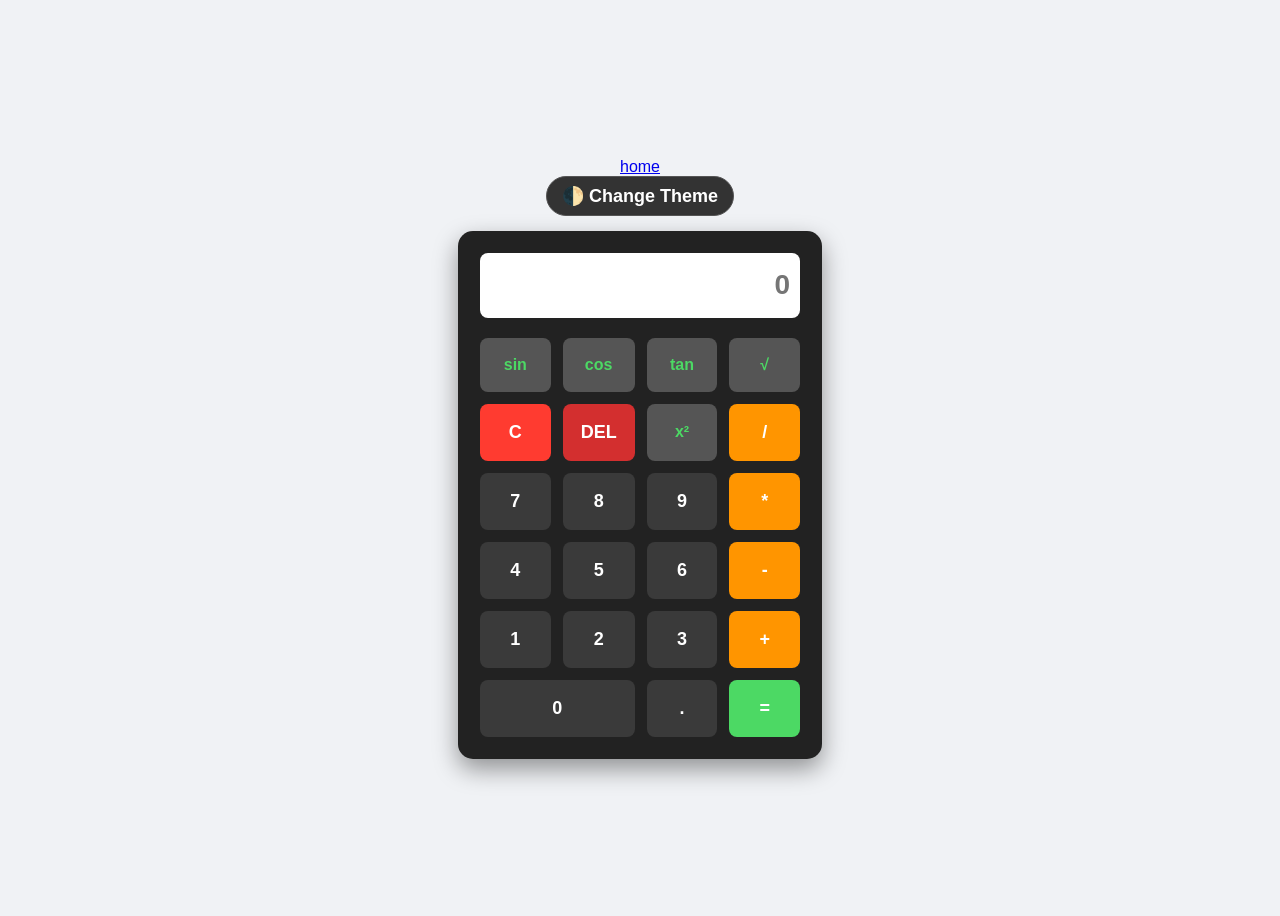
<file: advance calculator.html>
<!DOCTYPE html>
<html lang="en">
<head>
    <meta charset="UTF-8">
    <meta name="viewport" content="width=device-width, initial-scale=1.0">
    <title>Super Advance Calculator</title>
     <link rel="stylesheet" href="advance.css">

</head>
<body>
 <a id="one" href="index.html">home</a>
    <button class="theme-btn" onclick="toggleTheme()">🌓 Change Theme</button>

    <div class="calculator">
        <input type="text" id="screen" readonly placeholder="0">
        
        <div class="buttons">
            <button class="scientific" onclick="scientific('sin')">sin</button>
            <button class="scientific" onclick="scientific('cos')">cos</button>
            <button class="scientific" onclick="scientific('tan')">tan</button>
            <button class="scientific" onclick="scientific('sqrt')">√</button>

            <button class="clear" onclick="clearScreen()">C</button>
            <button class="clear" style="background-color: #d32f2f;" onclick="backspace()">DEL</button>
            <button class="scientific" onclick="scientific('sq')">x²</button>
            <button onclick="press('/')" class="operator">/</button>
            
            <button onclick="press('7')">7</button>
            <button onclick="press('8')">8</button>
            <button onclick="press('9')">9</button>
            <button onclick="press('*')" class="operator">*</button>
            
            <button onclick="press('4')">4</button>
            <button onclick="press('5')">5</button>
            <button onclick="press('6')">6</button>
            <button onclick="press('-')" class="operator">-</button>
            
            <button onclick="press('1')">1</button>
            <button onclick="press('2')">2</button>
            <button onclick="press('3')">3</button>
            <button onclick="press('+')" class="operator">+</button>
            
            <button onclick="press('0')" style="grid-column: span 2;">0</button>
            <button onclick="press('.')">.</button>
            <button class="equal" onclick="calculate()">=</button>
        </div>
    </div>

    <script>
        let screen = document.getElementById('screen');

        // 1. Screen input function
        function press(value) {
            screen.value += value;
        }

        function clearScreen() {
            screen.value = '';
        }

        function backspace() {
            screen.value = screen.value.slice(0, -1);
        }

        function calculate() {
            try {
                if (screen.value !== "") {
                    screen.value = eval(screen.value);
                }
            } catch (error) {
                screen.value = 'Error';
            }
        }

        // 2. Advanced Scientific Functions
        function scientific(type) {
            try {
                let currentVal = parseFloat(screen.value);
                if (isNaN(currentVal)) return;

                if (type === 'sin') screen.value = Math.sin(currentVal * Math.PI / 180).toFixed(4);
                else if (type === 'cos') screen.value = Math.cos(currentVal * Math.PI / 180).toFixed(4);
                else if (type === 'tan') screen.value = Math.tan(currentVal * Math.PI / 180).toFixed(4);
                else if (type === 'sqrt') screen.value = Math.sqrt(currentVal);
                else if (type === 'sq') screen.value = Math.pow(currentVal, 2);
            } catch (e) {
                screen.value = 'Error';
            }
        }

        // 3. KEYBOARD SUPPORT (कीबोर्ड से टाइप करने के लिए)
        document.addEventListener('keydown', function(event) {
            const key = event.key;
            if (!isNaN(key) || key === '.') {
                press(key);
            } else if (key === '+' || key === '-' || key === '*' || key === '/') {
                press(key);
            } else if (key === 'Enter' || key === '=') {
                event.preventDefault(); // Default submit रोकने के लिए
                calculate();
            } else if (key === 'Backspace') {
                backspace();
            } else if (key === 'Escape') {
                clearScreen();
            }
        });

        // 4. LIGHT/DARK THEME TOGGLE
        function toggleTheme() {
            document.body.classList.toggle('light-theme');
        }
    </script>

</body>
</html>
</file>
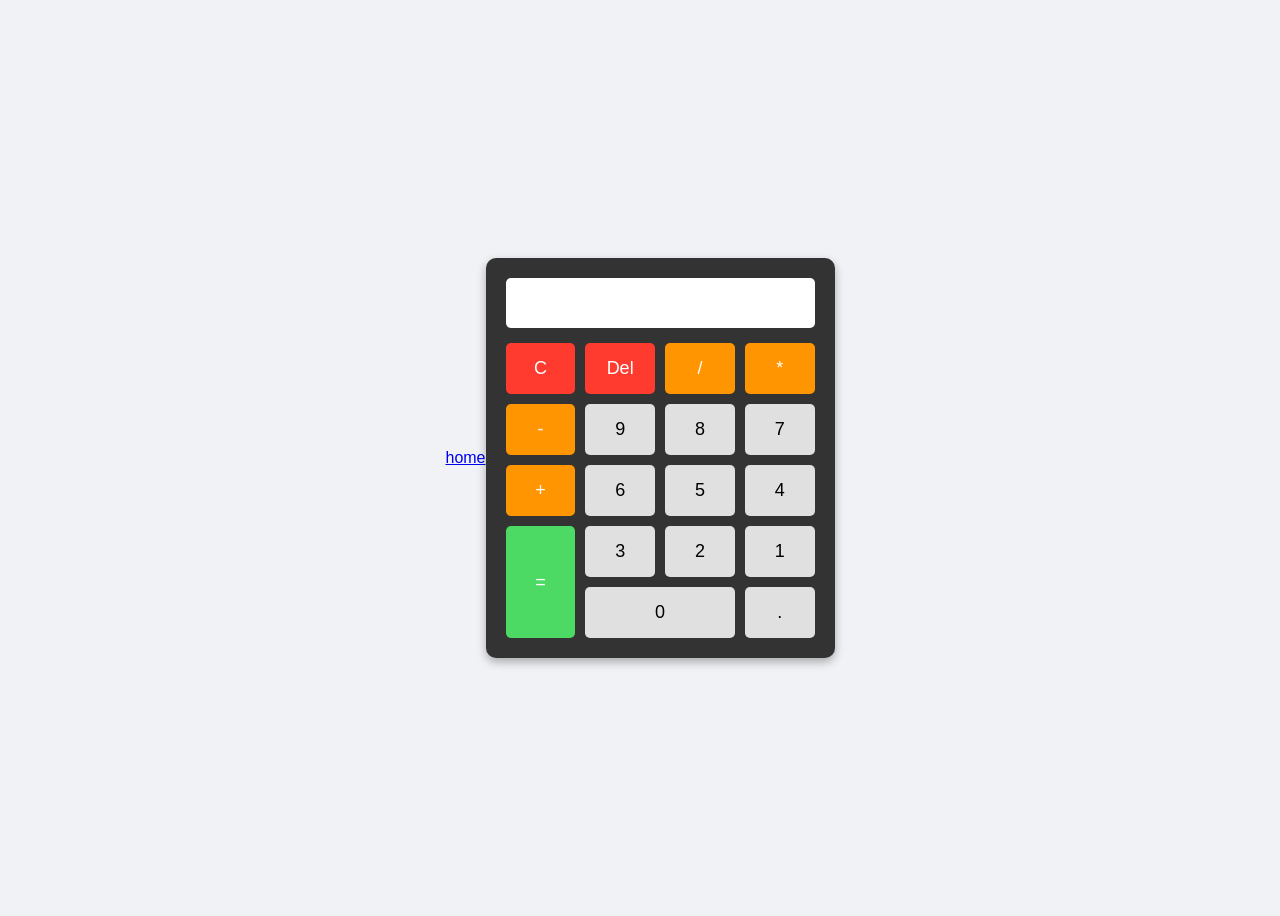
<file: calculator.html>
<!DOCTYPE html>
<html lang="en">
<head>
    <meta charset="UTF-8">
    <meta name="viewport" content="width=device-width, initial-scale=1.0">
    <title>Document</title>
     <link rel="stylesheet" href="project.css">
</head>
<body>
     <a id="one" href="index.html">home</a>
     <div class="calculator">
        <input type="text" id="screen" readonly>
        
        <div class="buttons">
            <button class="clear" onclick="clearScreen()">C</button>
            <button class="clear" onclick="backspace()"> Del</button> 
            <button onclick="press('/')" class="operator">/</button>
            <button onclick="press('*')" class="operator">*</button>
            <button onclick="press('-')" class="operator">-</button>
            
            <button onclick="press('9')">9</button>
            <button onclick="press('8')">8</button>
            <button onclick="press('7')">7</button>
            <button onclick="press('+')" class="operator">+</button>
            
            <button onclick="press('6')">6</button>
            <button onclick="press('5')">5</button>
            <button onclick="press('4')">4</button>
            <button id="equal" onclick="calculate()" style="grid-row: span 2; background-color: #4cd964; color: white;">=</button>
            
            <button onclick="press('3')">3</button>
            <button onclick="press('2')">2</button>
            <button onclick="press('1')">1</button>
            
            <button onclick="press('0')" style="grid-column: span 2;">0</button>
            <button onclick="press('.')">.</button>
        </div>
    </div>

    



    <script>
        let screen = document.getElementById('screen');

        // Button dabane par screen par number dikhane ke liye
        function press(value) {
            screen.value += value;
        }

        // Screen saaf karne ke liye (C button)
        function clearScreen() {
            screen.value = '';
        }
        function backspace() {
    let screen = document.getElementById('screen');
    // .slice(0, -1) स्क्रीन पर लिखे टेक्स्ट का आखिरी अक्षर हटा देगा
    screen.value = screen.value.slice(0, -1);
}


        // Hisab lagane ke liye (= button)
        function calculate() {
            try {
                // eval() function text ko maths ki tarah solve kar deta hai
                screen.value = eval(screen.value);
            } catch (error) {
                screen.value = 'Error';
            }
             
        }
    </script>
</body>
</html>
</file>
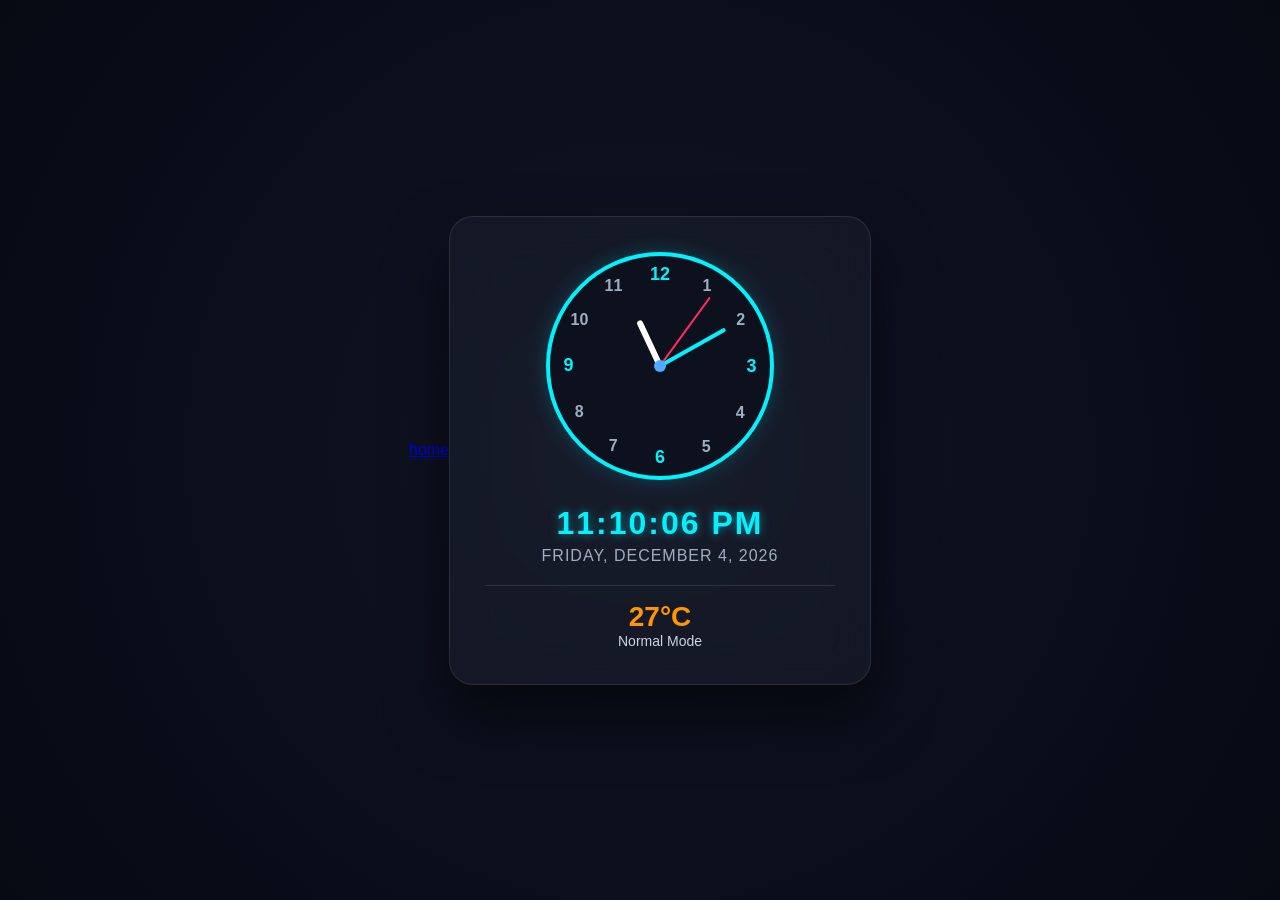
<file: clock.html>
<!DOCTYPE html>
<html lang="en">
<head>
    <meta charset="UTF-8">
    <meta name="viewport" content="width=device-width, initial-scale=1.0">
    <title>AI Smart Dashboard Clock with All Numbers</title>
    <style>
        /* CSS: Futuristic Dashboard Theme */
        body {
            background: radial-gradient(circle, #101525, #070913);
            color: #fff;
            font-family: 'Segoe UI', Roboto, sans-serif;
            display: flex;
            justify-content: center;
            align-items: center;
            height: 100vh;
            margin: 0;
        }

        .dashboard {
            background: rgba(255, 255, 255, 0.03);
            backdrop-filter: blur(20px);
            border: 1px solid rgba(255, 255, 255, 0.1);
            padding: 35px;
            border-radius: 24px;
            box-shadow: 0 30px 60px rgba(0,0,0,0.6);
            display: flex;
            flex-direction: column;
            align-items: center;
            width: 350px;
            text-align: center;
        }

        /* Modern Dial Styling */
        .clock {
            width: 220px;
            height: 220px;
            background: #0d111d;
            border: 4px solid #00f2fe;
            border-radius: 50%;
            position: relative;
            box-shadow: 0 0 20px rgba(0, 242, 254, 0.2);
            margin-bottom: 25px;
        }

        .clock::after {
            content: '';
            width: 12px;
            height: 12px;
            background: #4facfe;
            border-radius: 50%;
            position: absolute;
            top: 50%;
            left: 50%;
            transform: translate(-50%, -50%);
            z-index: 10;
        }

        /* --- 12 NUMBER POSITIONING LOGIC --- */
        .number {
            position: absolute;
            width: 100%;
            height: 100%;
            text-align: center;
            font-weight: bold;
            font-size: 16px;
            color: #a0aec0;
            padding: 8px;
            box-sizing: border-box;
            /* हर नंबर को सेंटर से घुमाने के लिए */
            transform-origin: center; 
        }

        /* हर नंबर को 30 डिग्री के गैप पर घुमाना (12 * 30 = 360 डिग्री) */
        .n1 { transform: rotate(30deg); }
        .n2 { transform: rotate(60deg); }
        .n3 { transform: rotate(90deg); }
        .n4 { transform: rotate(120deg); }
        .n5 { transform: rotate(150deg); }
        .n6 { transform: rotate(180deg); }
        .n7 { transform: rotate(210deg); }
        .n8 { transform: rotate(240deg); }
        .n9 { transform: rotate(270deg); }
        .n10 { transform: rotate(300deg); }
        .n11 { transform: rotate(330deg); }
        .n12 { transform: rotate(0deg); }

        /* नंबर के टेक्स्ट को वापस सीधा करने के लिए ताकि वो उल्टे न दिखें */
        .number span {
            display: inline-block;
        }
        .n1 span { transform: rotate(-30deg); }
        .n2 span { transform: rotate(-60deg); }
        .n3 span { transform: rotate(-90deg); }
        .n4 span { transform: rotate(-120deg); }
        .n5 span { transform: rotate(-150deg); }
        .n6 span { transform: rotate(-180deg); }
        .n7 span { transform: rotate(-210deg); }
        .n8 span { transform: rotate(-240deg); }
        .n9 span { transform: rotate(-270deg); }
        .n10 span { transform: rotate(-300deg); }
        .n11 span { transform: rotate(-330deg); }

        /* मुख्य नंबरों को हाईलाइट करने के लिए */
        .n12, .n3, .n6, .n9 { color: #00f2fe; font-size: 18px; }

        /* Hands Styling */
        .hand {
            position: absolute;
            bottom: 50%;
            left: 50%;
            transform-origin: bottom;
            border-radius: 5px;
            transform: translateX(-50%) rotate(0deg);
        }

        .hour { width: 6px; height: 50px; background: #fff; z-index: 3; }
        .minute { width: 4px; height: 75px; background: #00f2fe; z-index: 4; }
        .second { width: 2px; height: 85px; background: #ff2a5f; z-index: 5; }

        /* Widgets */
        .digital-time {
            font-size: 32px;
            font-weight: bold;
            letter-spacing: 2px;
            color: #00f2fe;
            text-shadow: 0 0 10px rgba(0, 242, 254, 0.5);
            margin-bottom: 5px;
        }

        .date-info {
            font-size: 16px;
            color: #a0aec0;
            text-transform: uppercase;
            letter-spacing: 1px;
            margin-bottom: 20px;
        }

        .weather-widget {
            border-top: 1px solid rgba(255, 255, 255, 0.1);
            width: 100%;
            padding-top: 15px;
            display: flex;
            justify-content: space-around;
            align-items: center;
        }

        .temp-display { font-size: 28px; font-weight: 600; color: #ff9500; }
        .weather-status { font-size: 14px; color: #cbd5e0; }
    </style>
</head>
<body>
 <a id="one" href="index.html">home</a>
    <div class="dashboard">
        <div class="clock">
            <div class="number n1"><span>1</span></div>
            <div class="number n2"><span>2</span></div>
            <div class="number n3"><span>3</span></div>
            <div class="number n4"><span>4</span></div>
            <div class="number n5"><span>5</span></div>
            <div class="number n6"><span>6</span></div>
            <div class="number n7"><span>7</span></div>
            <div class="number n8"><span>8</span></div>
            <div class="number n9"><span>9</span></div>
            <div class="number n10"><span>10</span></div>
            <div class="number n11"><span>11</span></div>
            <div class="number n12"><span>12</span></div>

            <div class="hand hour" id="hourHand"></div>
            <div class="hand minute" id="minuteHand"></div>
            <div class="hand second" id="secondHand"></div>
        </div>

        <div class="digital-time" id="digitalTime">00:00:00 PM</div>
        <div class="date-info" id="dateInfo">Loading Date...</div>

        <div class="weather-widget">
            <div>
                <div class="temp-display" id="temp">--°C</div>
                <div class="weather-status" id="status">Fetching Weather...</div>
            </div>
        </div>
    </div>

    <script>
        const hourHand = document.getElementById('hourHand');
        const minuteHand = document.getElementById('minuteHand');
        const secondHand = document.getElementById('secondHand');
        const digitalTime = document.getElementById('digitalTime');
        const dateInfo = document.getElementById('dateInfo');

        function updateClock() {
            const now = new Date();
            const seconds = now.getSeconds();
            const minutes = now.getMinutes();
            const hours = now.getHours();

            const secDeg = seconds * 6;
            const minDeg = (minutes * 6) + (seconds * 0.1);
            const hrDeg = (hours * 30) + (minutes * 0.5);

            secondHand.style.transform = `translateX(-50%) rotate(${secDeg}deg)`;
            minuteHand.style.transform = `translateX(-50%) rotate(${minDeg}deg)`;
            hourHand.style.transform = `translateX(-50%) rotate(${hrDeg}deg)`;

            digitalTime.innerText = now.toLocaleTimeString('en-US', { hour: '2-digit', minute: '2-digit', second: '2-digit' });

            const options = { weekday: 'long', year: 'numeric', month: 'long', day: 'numeric' };
            dateInfo.innerText = now.toLocaleDateString('en-US', options);
        }

        setInterval(updateClock, 1000);
        updateClock();

        async function fetchWeather() {
            try {
                const url = "https://api.open-meteo.com/v1/forecast?latitude=26.8467&longitude=80.9462&current_weather=true";
                const response = await fetch(url);
                const data = await response.json();
                
                const currentTemp = data.current_weather.temperature;
                const weatherCode = data.current_weather.weathercode;

                document.getElementById('temp').innerText = `${currentTemp}°C`;

                let weatherStatus = "Clear Sky";
                if (weatherCode >= 1 && weatherCode <= 3) weatherStatus = "Partly Cloudy";
                else if (weatherCode >= 45 && weatherCode <= 48) weatherStatus = "Foggy";
                else if (weatherCode >= 51 && weatherCode <= 67) weatherStatus = "Rainy 🌧️";
                else if (weatherCode >= 80) weatherStatus = "Thunderstorm ⛈️";

                document.getElementById('status').innerText = weatherStatus;
            } catch (error) {
                document.getElementById('temp').innerText = "27°C";
                document.getElementById('status').innerText = "Normal Mode";
            }
        }

        fetchWeather();
        setInterval(fetchWeather, 15 * 60 * 1000);
    </script>
</body>
</html>
</file>
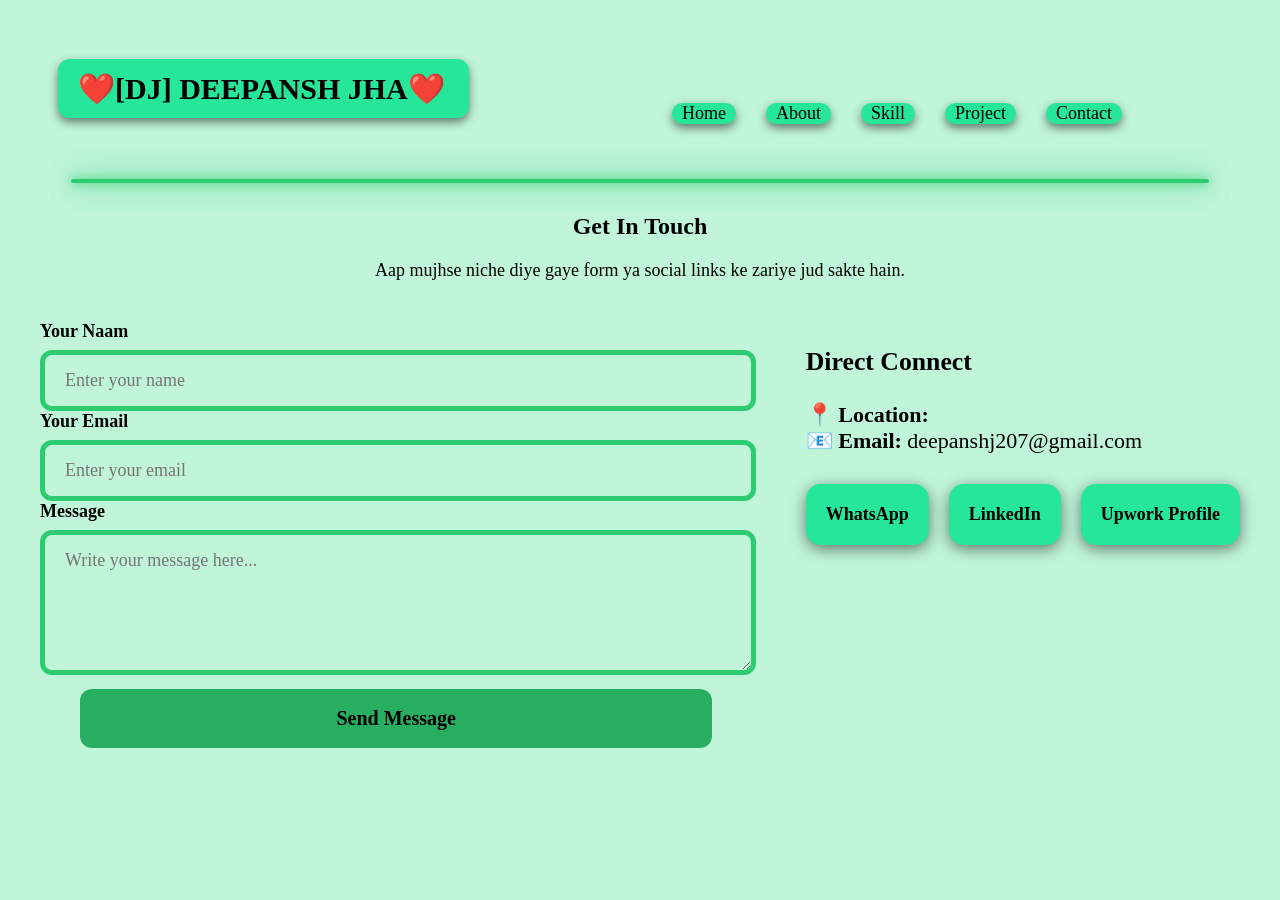
<file: contact.html>
<!DOCTYPE html>
<html lang="en">
<head>
    <meta charset="UTF-8">
    <meta name="viewport" content="width=device-width, initial-scale=1.0">
    <title>Document</title>
        <link rel="stylesheet" href="contact-style.css">
</head>
<body>
    <div id="nav">
        <a id="logo" href="#"> &#10084;&#65039[DJ] deepansh jha&#10084;&#65039 </a>
        <div class="nav-links">
            <a id="one" href="index.html">home</a>
            <a id="two" href="about.html">about</a>
            <a id="three" href="skill.html">skill</a>
            <a id="four" href="project.html">project</a>
            <a id="five">contact</a>
        </div>
    </div>
    <hr>
   
    

    <section id="contact-page">
        <div class="contact-header">
            <h2>Get In Touch</h2>
            <p>Aap mujhse niche diye gaye form ya social links ke zariye jud sakte hain.</p>
        </div>

        <div class="contact-container">
            <form class="contact-form" id="main-contact-form">
                <div class="input-group">
                    <label>Your Naam</label>
                    <input type="text" placeholder="Enter your name" required>
                </div>
                <div class="input-group">
                    <label>Your Email</label>
                    <input type="email" placeholder="Enter your email" required>
                </div>
                <div class="input-group">
                    <label>Message</label>
                    <textarea placeholder="Write your message here..." rows="5" required></textarea>
                </div>
                <button type="submit" class="send-btn">Send Message</button>
            </form>

            <div class="contact-info">
                <h3>Direct Connect</h3>
                <div class="info-item">
                    <span>📍</span> <strong>Location:</strong> 
                </div>
                <div class="info-item">
                    <span>📧</span> <strong>Email:</strong> deepanshj207@gmail.com
                </div>
                
                <div class="social-links-grid">
                    <a href="https://wa.me/yournumber" class="social-card whatsapp">WhatsApp</a>
                    <a href="#" class="social-card linkedin">LinkedIn</a>
                    <a href="#" class="social-card upwork">Upwork Profile</a>
                </div>
            </div>
        </div>
    </section>

    <script>
        document.getElementById('main-contact-form').addEventListener('submit', function(e) {
            e.preventDefault();
            alert("Dhanyawad! Aapka message mil gaya hai.");
            this.reset();
        });
    </script>



    
</body>
</html>
</file>
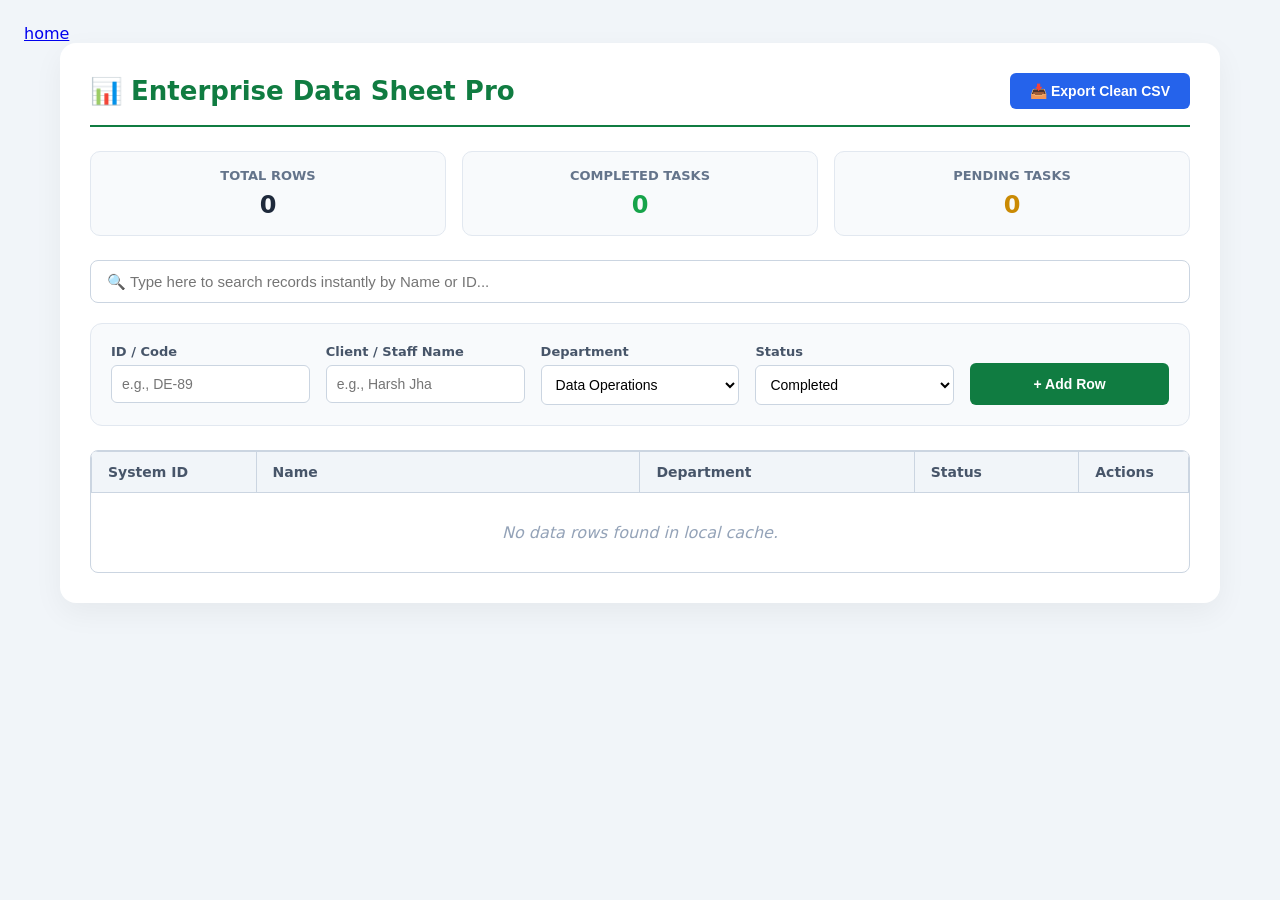
<file: excel.html>
<!DOCTYPE html>
<html lang="en">
<head>
    <meta charset="UTF-8">
    <meta name="viewport" content="width=device-width, initial-scale=1.0">
    <title>Enterprise Data Sheet Pro</title>
    <style>
        :root {
            --excel-green: #107c41;
            --excel-dark: #0a4d28;
            --bg-gray: #f8fafc;
            --border-color: #cbd5e1;
            --text-main: #334155;
        }

        body {
            font-family: 'Segoe UI', system-ui, -apple-system, sans-serif;
            background-color: #f1f5f9;
            margin: 0;
            padding: 24px;
            color: var(--text-main);
        }

        .app-container {
            max-width: 1100px;
            margin: 0 auto;
            background: #ffffff;
            padding: 30px;
            border-radius: 16px;
            box-shadow: 0 10px 30px rgba(0, 0, 0, 0.05);
        }

        /* Top Bar Layout */
        .header-panel {
            display: flex;
            justify-content: space-between;
            align-items: center;
            border-bottom: 2px solid var(--excel-green);
            padding-bottom: 16px;
            margin-bottom: 24px;
        }

        .header-panel h2 {
            margin: 0;
            color: var(--excel-green);
            font-size: 26px;
            font-weight: 700;
        }

        /* Stats Blocks (Excel Formula style) */
        .stats-grid {
            display: grid;
            grid-template-columns: repeat(auto-fit, minmax(200px, 1fr));
            gap: 16px;
            margin-bottom: 24px;
        }

        .stat-card {
            background: var(--bg-gray);
            border: 1px solid #e2e8f0;
            padding: 16px;
            border-radius: 10px;
            text-align: center;
        }

        .stat-card h3 { margin: 0; font-size: 13px; color: #64748b; text-transform: uppercase; }
        .stat-card p { margin: 8px 0 0 0; font-size: 24px; font-weight: 700; color: #1e293b; }

        /* Search & Filter Controls */
        .controls-row {
            display: flex;
            gap: 16px;
            margin-bottom: 20px;
        }

        .search-box {
            flex: 1;
            padding: 12px 16px;
            border: 1px solid var(--border-color);
            border-radius: 8px;
            font-size: 15px;
            outline: none;
        }

        .search-box:focus { border-color: var(--excel-green); }

        /* Advanced Grid Entry Form */
        .entry-grid-form {
            display: grid;
            grid-template-columns: repeat(auto-fit, minmax(180px, 1fr));
            gap: 16px;
            background: #f8fafc;
            padding: 20px;
            border-radius: 12px;
            border: 1px solid #e2e8f0;
            margin-bottom: 24px;
        }

        .input-wrapper {
            display: flex;
            flex-direction: column;
            gap: 6px;
        }

        .input-wrapper label { font-size: 13px; font-weight: 600; color: #475569; }
        
        .input-wrapper input, .input-wrapper select {
            padding: 10px;
            border: 1px solid var(--border-color);
            border-radius: 6px;
            font-size: 14px;
            outline: none;
            background: #fff;
        }

        .input-wrapper input:focus { border-color: var(--excel-green); }

        /* Buttons Styling */
        button {
            padding: 10px 20px;
            border: none;
            border-radius: 6px;
            font-weight: 600;
            font-size: 14px;
            cursor: pointer;
            transition: all 0.2s;
        }

        .btn-add { background: var(--excel-green); color: white; margin-top: auto; height: 42px; }
        .btn-add:hover { background: var(--excel-dark); }
        .btn-export { background: #2563eb; color: white; display: flex; align-items: center; gap: 8px; }
        .btn-export:hover { background: #1d4ed8; }

        /* Excel Sheet Table Grid */
        .sheet-wrapper {
            overflow-x: auto;
            border: 1px solid var(--border-color);
            border-radius: 8px;
            box-shadow: inset 0 2px 4px rgba(0,0,0,0.02);
        }

        table {
            width: 100%;
            border-collapse: collapse;
            font-size: 14px;
            background: white;
        }

        th {
            background: #f1f5f9;
            color: #475569;
            font-weight: 600;
            padding: 12px 16px;
            border: 1px solid var(--border-color);
            text-align: left;
            position: sticky;
            top: 0;
        }

        td {
            padding: 12px 16px;
            border: 1px solid #e2e8f0;
        }

        tbody tr:nth-child(even) { background-color: #f8fafc; }
        tbody tr:hover { background-color: #f0fdf4; }

        /* Action badgets and tags */
        .badge {
            padding: 4px 8px;
            border-radius: 4px;
            font-weight: 600;
            font-size: 12px;
        }
        .badge.completed { background: #dcfce7; color: #16a34a; }
        .badge.pending { background: #fef9c3; color: #ca8a04; }

        .action-cell { display: flex; gap: 8px; }
        .btn-edit { background: #e2e8f0; color: #334155; padding: 4px 8px; font-size: 12px; }
        .btn-edit:hover { background: #cbd5e1; }
        .btn-delete { background: #fee2e2; color: #ef4444; padding: 4px 8px; font-size: 12px; }
        .btn-delete:hover { background: #fca5a5; }

        .no-records { text-align: center; padding: 30px; color: #94a3b8; font-style: italic; }
    </style>
</head>
<body>
     <a id="one" href="index.html">home</a>

    <div class="app-container">
        <div class="header-panel">
            <h2>📊 Enterprise Data Sheet Pro</h2>
            <button class="btn-export" id="btn-export">📥 Export Clean CSV</button>
        </div>

        <div class="stats-grid">
            <div class="stat-card">
                <h3>Total Rows</h3>
                <p id="stat-total">0</p>
            </div>
            <div class="stat-card">
                <h3>Completed Tasks</h3>
                <p id="stat-completed" style="color: #16a34a;">0</p>
            </div>
            <div class="stat-card">
                <h3>Pending Tasks</h3>
                <p id="stat-pending" style="color: #ca8a04;">0</p>
            </div>
        </div>

        <div class="controls-row">
            <input type="text" id="search-bar" class="search-box" placeholder="🔍 Type here to search records instantly by Name or ID...">
        </div>

        <form id="sheet-form" class="entry-grid-form">
            <input type="hidden" id="editing-index" value="-1"> <div class="input-wrapper">
                <label for="row-id">ID / Code</label>
                <input type="text" id="row-id" placeholder="e.g., DE-89" required>
            </div>
            <div class="input-wrapper">
                <label for="row-name">Client / Staff Name</label>
                <input type="text" id="row-name" placeholder="e.g., Harsh Jha" required>
            </div>
            <div class="input-wrapper">
                <label for="row-type">Department</label>
                <select id="row-type">
                    <option value="Data Operations">Data Operations</option>
                    <option value="Web Development">Web Development</option>
                    <option value="Content Auditing">Content Auditing</option>
                    <option value="Logistics">Logistics</option>
                </select>
            </div>
            <div class="input-wrapper">
                <label for="row-status">Status</label>
                <select id="row-status">
                    <option value="Completed">Completed</option>
                    <option value="Pending">Pending</option>
                </select>
            </div>
            <button type="submit" class="btn-add" id="btn-submit-text">+ Add Row</button>
        </form>

        <div class="sheet-wrapper">
            <table>
                <thead>
                    <tr>
                        <th style="width: 15%;">System ID</th>
                        <th style="width: 35%;">Name</th>
                        <th style="width: 25%;">Department</th>
                        <th style="width: 15%;">Status</th>
                        <th style="width: 10%;">Actions</th>
                    </tr>
                </thead>
                <tbody id="sheet-tbody">
                    </tbody>
            </table>
            <div id="empty-msg" class="no-records">No data rows found in local cache.</div>
        </div>
    </div>

    <script>
        const form = document.getElementById('sheet-form');
        const idInput = document.getElementById('row-id');
        const nameInput = document.getElementById('row-name');
        const typeInput = document.getElementById('row-type');
        const statusInput = document.getElementById('row-status');
        const submitBtnText = document.getElementById('btn-submit-text');
        const editingIndexInput = document.getElementById('editing-index');
        
        const tbody = document.getElementById('sheet-tbody');
        const emptyMsg = document.getElementById('empty-msg');
        const searchBar = document.getElementById('search-bar');
        const exportBtn = document.getElementById('btn-export');

        // Stats elements
        const statTotal = document.getElementById('stat-total');
        const statCompleted = document.getElementById('stat-completed');
        const statPending = document.getElementById('stat-pending');

        // Central Array Initialization (LocalStorage Sync)
        let mainData = localStorage.getItem('advancedSheetData')
            ? JSON.parse(localStorage.getItem('advancedSheetData'))
            : [];

        // ADVANCED FEATURE 1: Comprehensive Formula/Analytics Engine
        function runSheetFormulas() {
            const total = mainData.length;
            const completed = mainData.filter(r => r.status === 'Completed').length;
            const pending = mainData.filter(r => r.status === 'Pending').length;

            statTotal.innerText = total;
            statCompleted.innerText = completed;
            statPending.innerText = pending;
        }

        // ADVANCED FEATURE 2: Dynamic Live Search Engine
        searchBar.addEventListener('input', function(e) {
            const keyword = e.target.value.toLowerCase().trim();
            renderGrid(keyword);
        });

        // Core Render Grid Engine
        function renderGrid(filterKeyword = "") {
            tbody.innerHTML = '';
            
            // Filter logic
            const targetData = mainData.filter(item => {
                return item.id.toLowerCase().includes(filterKeyword) || 
                       item.name.toLowerCase().includes(filterKeyword) ||
                       item.type.toLowerCase().includes(filterKeyword);
            });

            if(targetData.length === 0) {
                emptyMsg.style.display = 'block';
                runSheetFormulas();
                return;
            }
            emptyMsg.style.display = 'none';

            targetData.forEach((row) => {
                // Find actual index in global array for data safety during edit/delete
                const actualIndex = mainData.findIndex(item => item.globalId === row.globalId);
                
                const tr = document.createElement('tr');
                const statusClass = row.status === 'Completed' ? 'completed' : 'pending';

                tr.innerHTML = `
                    <td><code>${row.id}</code></td>
                    <td><strong>${row.name}</strong></td>
                    <td>${row.type}</td>
                    <td><span class="badge ${statusClass}">${row.status}</span></td>
                    <td class="action-cell">
                        <button class="btn-edit" onclick="startEditRow(${actualIndex})">Edit</button>
                        <button class="btn-delete" onclick="deleteRow(${actualIndex})">Delete</button>
                    </td>
                `;
                tbody.appendChild(tr);
            });

            runSheetFormulas();
        }

        // Form Submit Handler (Dual Layer: Adds OR Updates)
        form.addEventListener('submit', function(e) {
            e.preventDefault();

            const editingIdx = parseInt(editingIndexInput.value);

            const rowData = {
                globalId: editingIdx === -1 ? Date.now() : mainData[editingIdx].globalId,
                id: idInput.value,
                name: nameInput.value,
                type: typeInput.value,
                status: statusInput.value
            };

            if(editingIdx === -1) {
                // Mode: Add New Row
                mainData.push(rowData);
            } else {
                // ADVANCED FEATURE 3: Mode: Live In-place Update
                mainData[editingIdx] = rowData;
                editingIndexInput.value = "-1";
                submitBtnText.innerText = "+ Add Row";
                submitBtnText.style.background = "var(--excel-green)";
            }

            saveAndRefresh();
            form.reset();
        });

        // ADVANCED FEATURE 3 (Cont...): Setup Inputs for Edit Mode
        function startEditRow(index) {
            const target = mainData[index];
            
            idInput.value = target.id;
            nameInput.value = target.name;
            typeInput.value = target.type;
            statusInput.value = target.status;

            editingIndexInput.value = index;
            submitBtnText.innerText = "💾 Update Row";
            submitBtnText.style.background = "#2563eb";
            
            idInput.focus();
        }

        // Delete Row Logic
        function deleteRow(index) {
            if(confirm("Kya aap sach me is row data ko permanent delete karna chahte hain?")) {
                mainData.splice(index, 1);
                saveAndRefresh();
                form.reset();
                editingIndexInput.value = "-1";
                submitBtnText.innerText = "+ Add Row";
                submitBtnText.style.background = "var(--excel-green)";
            }
        }

        // Global Sync State
        function saveAndRefresh() {
            localStorage.setItem('advancedSheetData', JSON.stringify(mainData));
            searchBar.value = ""; // Reset search view
            renderGrid();
        }

        // ADVANCED FEATURE 4: Production Level Clean CSV Export Engine
        exportBtn.addEventListener('click', function() {
            if(mainData.length === 0) {
                alert("Sheet me koi data nahi hai export karne ke liye!");
                return;
            }

            let csvRows = [];
            // Headers
            csvRows.push(["System ID", "Client Name", "Department", "Status Layout"].join(','));

            // Sanitize string entries to handle commas safely inside names
            mainData.forEach(row => {
                const sanitizedName = `"${row.name.replace(/"/g, '""')}"`; 
                const dataLine = [row.id, sanitizedName, row.type, row.status];
                csvRows.push(dataLine.join(','));
            });

            const csvString = csvRows.join('\n');
            const blob = new Blob([csvString], { type: 'text/csv;charset=utf-8;' });
            const url = URL.createObjectURL(blob);
            
            const link = document.createElement("a");
            link.setAttribute("href", url);
            link.setAttribute("download", "Enterprise_Data_Pro_2026.csv");
            document.body.appendChild(link);
            
            link.click();
            document.body.removeChild(link);
        });

        // Initialize App Dashboard
        renderGrid();
    </script>
</body>
</html>
</file>
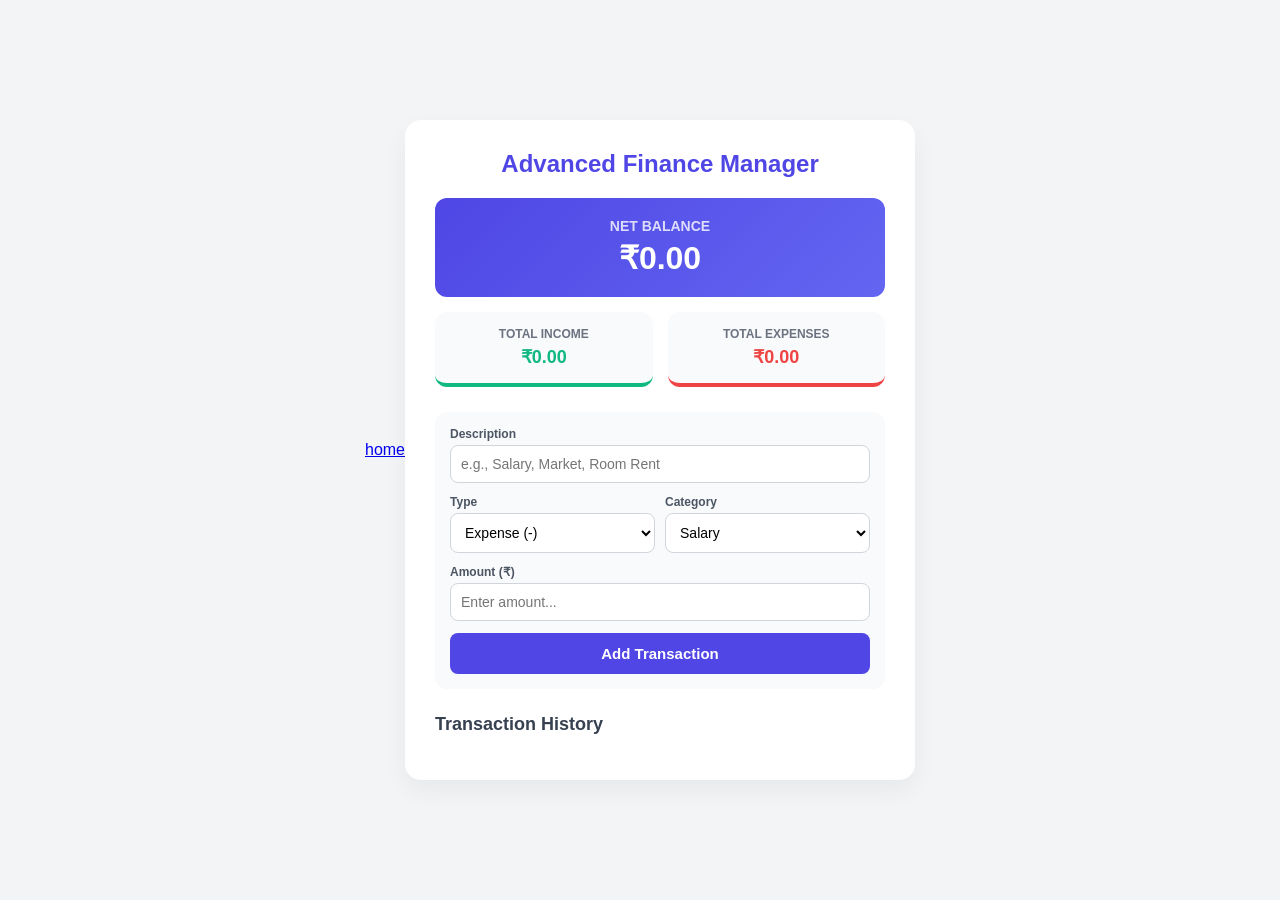
<file: expence tracker.html>
<!DOCTYPE html>
<html lang="en">
<head>
    <meta charset="UTF-8">
    <meta name="viewport" content="width=device-width, initial-scale=1.0">
    <title>Advanced Finance Tracker</title>
    <style>
        :root {
            --primary: #4f46e5;
            --income: #10b981;
            --expense: #ef4444;
            --bg: #f3f4f6;
            --card: #ffffff;
            --text: #1f2937;
        }

        body {
            background-color: var(--bg);
            font-family: 'Segoe UI', Tahoma, Geneva, Verdana, sans-serif;
            color: var(--text);
            display: flex;
            justify-content: center;
            align-items: center;
            min-height: 100vh;
            margin: 0;
            padding: 20px;
            box-sizing: border-box;
        }

        .app-container {
            background: var(--card);
            width: 100%;
            max-width: 450px;
            padding: 30px;
            border-radius: 16px;
            box-shadow: 0 10px 25px rgba(0, 0, 0, 0.05);
        }

        h2 {
            margin-top: 0;
            text-align: center;
            color: var(--primary);
            font-size: 24px;
        }

        /* Dashboard Overview Grid */
        .dashboard {
            display: grid;
            grid-template-columns: 1fr;
            gap: 15px;
            margin-bottom: 25px;
        }

        .main-balance {
            background: linear-gradient(135deg, #4f46e5, #6366f1);
            color: white;
            padding: 20px;
            border-radius: 12px;
            text-align: center;
        }

        .main-balance h3 { margin: 0; font-size: 14px; opacity: 0.8; text-transform: uppercase; }
        .main-balance p { margin: 5px 0 0 0; font-size: 32px; font-weight: bold; }

        .stats-row {
            display: grid;
            grid-template-columns: 1fr 1fr;
            gap: 15px;
        }

        .stat-card {
            background: #f9fafb;
            padding: 15px;
            border-radius: 12px;
            text-align: center;
            border-bottom: 4px solid #ccc;
        }

        .stat-card.inc { border-color: var(--income); }
        .stat-card.exp { border-color: var(--expense); }
        .stat-card h4 { margin: 0; font-size: 12px; color: #6b7280; text-transform: uppercase; }
        .stat-card p { margin: 5px 0 0 0; font-size: 18px; font-weight: bold; }
        .stat-card.inc p { color: var(--income); }
        .stat-card.exp p { color: var(--expense); }

        /* Form Styling */
        form {
            background: #f9fafb;
            padding: 15px;
            border-radius: 12px;
            margin-bottom: 25px;
        }

        .form-row {
            display: grid;
            grid-template-columns: 1fr 1fr;
            gap: 10px;
            margin-bottom: 12px;
        }

        .input-group {
            display: flex;
            flex-direction: column;
        }

        .input-group.full-width {
            grid-column: span 2;
            margin-bottom: 12px;
        }

        label {
            font-size: 12px;
            font-weight: 600;
            margin-bottom: 4px;
            color: #4b5563;
        }

        input, select {
            padding: 10px;
            border: 1px solid #d1d5db;
            border-radius: 8px;
            font-size: 14px;
            outline: none;
            background: white;
        }

        input:focus, select:focus {
            border-color: var(--primary);
        }

        .submit-btn {
            width: 100%;
            padding: 12px;
            background: var(--primary);
            color: white;
            border: none;
            border-radius: 8px;
            font-size: 15px;
            font-weight: bold;
            cursor: pointer;
            transition: opacity 0.2s;
        }

        .submit-btn:hover { opacity: 0.9; }

        /* History List */
        .history-section h3 {
            margin: 0 0 15px 0;
            font-size: 18px;
            color: #374151;
        }

        .list {
            list-style: none;
            padding: 0;
            margin: 0;
            max-height: 220px;
            overflow-y: auto;
        }

        .list li {
            background: white;
            border: 1px solid #e5e7eb;
            padding: 12px;
            margin-bottom: 8px;
            border-radius: 8px;
            display: flex;
            justify-content: space-between;
            align-items: center;
            font-size: 14px;
            transition: transform 0.2s;
        }

        .list li:hover { transform: translateX(2px); }
        .list li.income-item { border-left: 5px solid var(--income); }
        .list li.expense-item { border-left: 5px solid var(--expense); }

        .item-details { display: flex; flex-direction: column; }
        .item-title { font-weight: 600; }
        .item-cat { font-size: 11px; color: #9ca3af; text-transform: uppercase; margin-top: 2px; }

        .item-right { display: flex; align-items: center; gap: 12px; }
        .item-amount { font-weight: bold; }
        .income-item .item-amount { color: var(--income); }
        .expense-item .item-amount { color: var(--expense); }

        .delete-btn {
            background: #fee2e2;
            color: var(--expense);
            border: none;
            padding: 6px 10px;
            border-radius: 6px;
            cursor: pointer;
            font-size: 11px;
            font-weight: 600;
        }

        .delete-btn:hover { background: #fca5a5; }
    </style>
</head>
<body>
 <a id="one" href="index.html">home</a>
    <div class="app-container">
        <h2>Advanced Finance Manager</h2>

        <!-- Dashboard Analytics -->
        <div class="dashboard">
            <div class="main-balance">
                <h3>Net Balance</h3>
                <p id="net-balance">₹0.00</p>
            </div>
            <div class="stats-row">
                <div class="stat-card inc">
                    <h4>Total Income</h4>
                    <p id="total-income">₹0.00</p>
                </div>
                <div class="stat-card exp">
                    <h4>Total Expenses</h4>
                    <p id="total-expense">₹0.00</p>
                </div>
            </div>
        </div>

        <!-- Add Transaction Form -->
        <form id="transaction-form">
            <div class="input-group full-width">
                <label for="text">Description</label>
                <input type="text" id="text" placeholder="e.g., Salary, Market, Room Rent" required>
            </div>
            
            <div class="form-row">
                <div class="input-group">
                    <label for="type">Type</label>
                    <select id="type">
                        <option value="income">Income (+)</option>
                        <option value="expense" selected>Expense (-)</option>
                    </select>
                </div>
                <div class="input-group">
                    <label for="category">Category</label>
                    <select id="category">
                        <option value="Salary">Salary</option>
                        <option value="Food">Food / Chai</option>
                        <option value="Bills">Bills / Recharge</option>
                        <option value="Shopping">Shopping</option>
                        <option value="Others">Others</option>
                    </select>
                </div>
            </div>

            <div class="input-group full-width">
                <label for="amount">Amount (₹)</label>
                <input type="number" id="amount" placeholder="Enter amount..." required>
            </div>

            <button type="submit" class="submit-btn">Add Transaction</button>
        </form>

        <!-- History Log -->
        <div class="history-section">
            <h3>Transaction History</h3>
            <ul id="list" class="list">
                <!-- Transactions dynamically loaded here -->
            </ul>
        </div>
    </div>

    <!-- Advanced Logic Script -->
    <script>
        const balanceDisplay = document.getElementById('net-balance');
        const incomeDisplay = document.getElementById('total-income');
        const expenseDisplay = document.getElementById('total-expense');
        const form = document.getElementById('transaction-form');
        const textInput = document.getElementById('text');
        const amountInput = document.getElementById('amount');
        const typeInput = document.getElementById('type');
        const categoryInput = document.getElementById('category');
        const listContainer = document.getElementById('list');

        // LOCAL STORAGE LAYER: Pehle se save data load karein ya khali array rkhein
        let transactions = localStorage.getItem('transactions') !== null 
            ? JSON.parse(localStorage.getItem('transactions')) 
            : [];

        // Calculations & UI Refresh
        function updateDashboard() {
            // 1. Alag alag filter karein array me se
            const amounts = transactions.map(t => t.type === 'income' ? t.amount : -t.amount);
            
            const total = amounts.reduce((acc, item) => (acc += item), 0).toFixed(2);
            
            const income = transactions
                .filter(t => t.type === 'income')
                .reduce((acc, t) => (acc += t.amount), 0).toFixed(2);

            const expense = transactions
                .filter(t => t.type === 'expense')
                .reduce((acc, t) => (acc += t.amount), 0).toFixed(2);

            // 2. Screen Par Print Karein
            balanceDisplay.innerText = `₹${total}`;
            incomeDisplay.innerText = `₹${income}`;
            expenseDisplay.innerText = `₹${expense}`;
            
            // Color feedback for net balance
            if(total < 0) {
                balanceDisplay.style.color = '#ef4444';
            } else if(total > 0) {
                balanceDisplay.style.color = '#10b981';
            } else {
                balanceDisplay.style.color = 'white';
            }
        }

        // List item ko render karne ka function
        function renderDOM(transaction) {
            const li = document.createElement('li');
            const sign = transaction.type === 'income' ? '+' : '-';
            
            li.classList.add(transaction.type === 'income' ? 'income-item' : 'expense-item');

            li.innerHTML = `
                <div class="item-details">
                    <span class="item-title">${transaction.text}</span>
                    <span class="item-cat">${transaction.category}</span>
                </div>
                <div class="item-right">
                    <span class="item-amount">${sign}₹${transaction.amount}</span>
                    <button class="delete-btn" onclick="removeTransaction(${transaction.id})">Delete</button>
                </div>
            `;

            listContainer.appendChild(li);
        }

        // Data add karne ka logic
        function addTransaction(e) {
            e.preventDefault();

            const transaction = {
                id: Date.now(), // Unique ID generation
                text: textInput.value,
                type: typeInput.value,
                category: categoryInput.value,
                amount: parseFloat(amountInput.value)
            };

            transactions.push(transaction);
            updateLocalStorage();
            init();

            // Clear Form
            textInput.value = '';
            amountInput.value = '';
        }

        // Transaction Delete karne ka function
        function removeTransaction(id) {
            transactions = transactions.filter(t => t.id !== id);
            updateLocalStorage();
            init();
        }

        // Local Storage sync function
        function updateLocalStorage() {
            localStorage.setItem('transactions', JSON.stringify(transactions));
        }

        // App Initialization
        function init() {
            listContainer.innerHTML = '';
            transactions.forEach(renderDOM);
            updateDashboard();
        }

        // Event Listener & Run
        form.addEventListener('submit', addTransaction);
        init();
    </script>
</body>
</html>
</file>
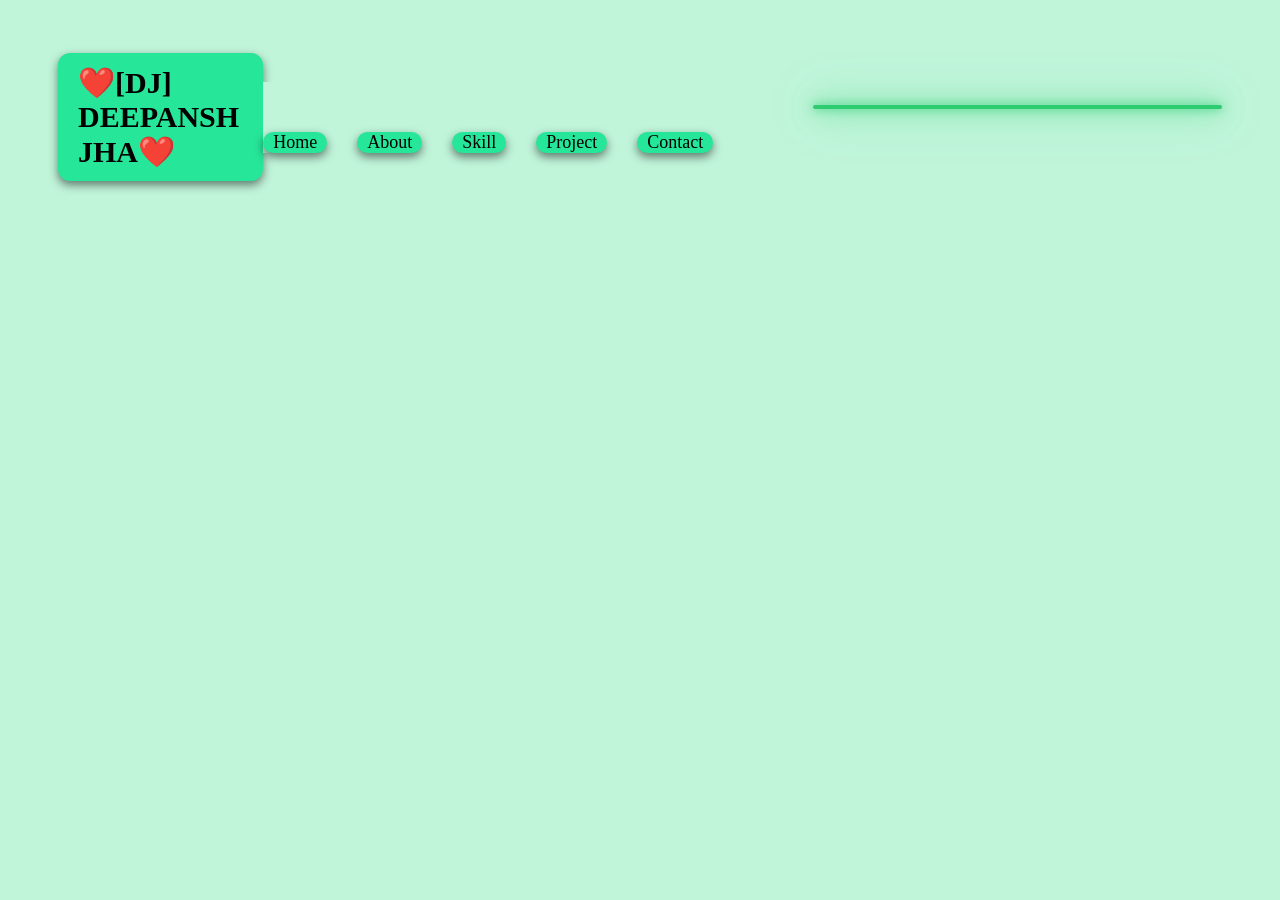
<file: project.html>
<!DOCTYPE html>
<html lang="en">
<head>
    <meta charset="UTF-8">
    <meta name="viewport" content="width=device-width, initial-scale=1.0">
    <title>Document</title>
    <link rel="stylesheet" href="index-style.css">
</head>
<body>
     
    <div id="nav">
        <a id="logo" href="#"> &#10084;&#65039[DJ] deepansh jha&#10084;&#65039 </a>
        <div class="nav-links">
            <a id="one" href="index.html">home</a>
            <a id="two" href="about.html">about</a>
            <a id="three" href="skill.html">skill</a>
            <a id="four" href="project.html">project</a>
            <a id="five" href="contact.html">contact</a>
        </div>

 
         
<div>
   

    </div>
    <hr>
</body>

</html>
</file>
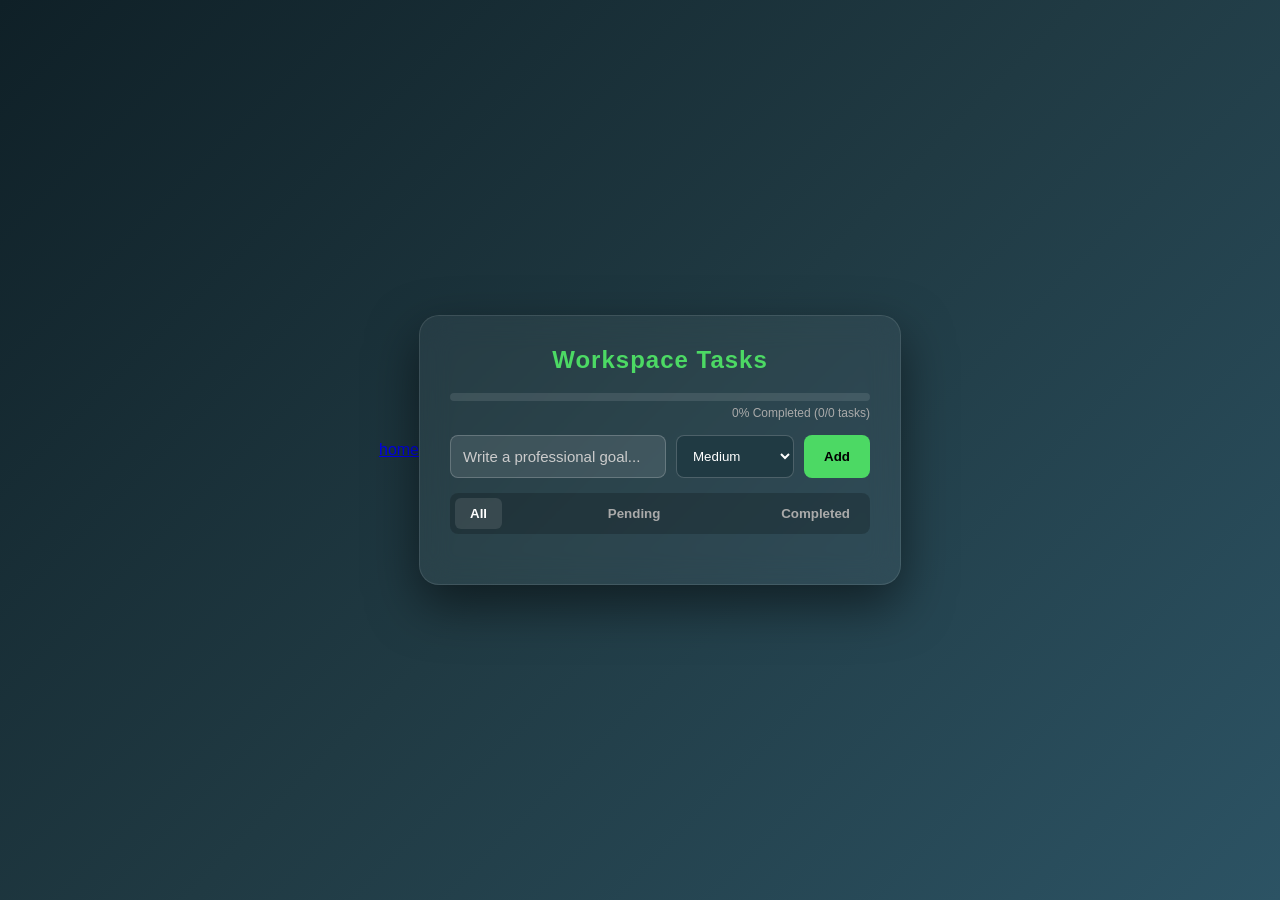
<file: to do list .html>
<!DOCTYPE html>
<html lang="en">
<head>
    <meta charset="UTF-8">
    <meta name="viewport" content="width=device-width, initial-scale=1.0">
    <title>Enterprise Pro To-Do List</title>
    <link rel="stylesheet" href="to-do-list.css">
</head>
<body>
 <a id="one" href="index.html">home</a>
    <div class="todo-card">
        <h2>Workspace Tasks</h2>
        
        <div class="progress-container"><div id="progressBar"></div></div>
        <div class="stats-text" id="statsText">0% Completed</div>

        <div class="input-row">
            <input type="text" id="taskInput" placeholder="Write a professional goal...">
            <select id="prioritySelect">
                <option value="high">High</option>
                <option value="medium" selected>Medium</option>
                <option value="low">Low</option>
            </select>
            <button id="addBtn" onclick="addTask()">Add</button>
        </div>

        <div class="filters">
            <button class="filter-btn active" onclick="filterTasks('all', this)">All</button>
            <button class="filter-btn" onclick="filterTasks('pending', this)">Pending</button>
            <button class="filter-btn" onclick="filterTasks('completed', this)">Completed</button>
        </div>

        <ul id="taskList"></ul>
    </div>

    <script>
        let tasks = localStorage.getItem('pro_todos') ? JSON.parse(localStorage.getItem('pro_todos')) : [];
        let currentFilter = 'all';

        document.addEventListener('DOMContentLoaded', () => {
            renderTasks();
        });

        function addTask() {
            const input = document.getElementById('taskInput');
            const priority = document.getElementById('prioritySelect').value;
            const text = input.value.trim();

            if (text === "") return;

            tasks.push({
                id: Date.now(),
                text: text,
                priority: priority,
                completed: false
            });

            input.value = "";
            saveAndRender();
        }

        // Enter key setup
        document.getElementById('taskInput').addEventListener('keydown', (e) => {
            if (e.key === 'Enter') addTask();
        });

        function toggleTask(id) {
            tasks = tasks.map(task => task.id === id ? { ...task, completed: !task.completed } : task);
            saveAndRender();
        }

        function deleteTask(id) {
            tasks = tasks.filter(task => task.id !== id);
            saveAndRender();
        }

        function filterTasks(type, btnElement) {
            currentFilter = type;
            document.querySelectorAll('.filter-btn').forEach(btn => btn.classList.remove('active'));
            btnElement.classList.add('active');
            renderTasks();
        }

        function saveAndRender() {
            localStorage.setItem('pro_todos', JSON.stringify(tasks));
            renderTasks();
        }

        function renderTasks() {
            const list = document.getElementById('taskList');
            list.innerHTML = "";

            let filteredTasks = tasks.filter(task => {
                if (currentFilter === 'pending') return !task.completed;
                if (currentFilter === 'completed') return task.completed;
                return true;
            });

            filteredTasks.forEach(task => {
                const li = document.createElement('li');
                li.className = `p-${task.priority} ${task.completed ? 'completed' : ''}`;

                li.innerHTML = `
                    <input type="checkbox" ${task.completed ? 'checked' : ''} onclick="toggleTask(${task.id})">
                    <span class="task-text" onclick="toggleTask(${task.id})">${task.text}</span>
                    <button class="delete-btn" onclick="deleteTask(${task.id})">×</button>
                `;
                list.appendChild(li);
            });

            updateProgress();
        }

        function updateProgress() {
            const total = tasks.length;
            const completed = tasks.filter(t => t.completed).length;
            const percentage = total === 0 ? 0 : Math.round((completed / total) * 100);

            document.getElementById('progressBar').style.width = `${percentage}%`;
            document.getElementById('statsText').innerText = `${percentage}% Completed (${completed}/${total} tasks)`;
        }
    </script>
</body>
</html>
</file>
<file: advance.css>
advance calculator css
#one{
     text-decoration: none;
    color: black;
    padding:0  10px 0 ;
    font-size: 18px;
    font-weight: lighter;
    margin-top: 50px;
   }
 :root {
            --bg-color: #f0f2f5;
            --calc-bg: #222222;
            --screen-bg: #ffffff;
            --screen-text: #000000;
            --btn-num: #3a3a3a;
            --btn-text: #ffffff;
        }

        /* Dark Mode Toggle classes */
        .light-theme {
            --bg-color: #222222;
            --calc-bg: #ffffff;
            --screen-bg: #eaeaea;
            --screen-text: #000000;
            --btn-num: #e0e0e0;
            --btn-text: #000000;
        }

        body {
            display: flex;
            flex-direction: column;
            justify-content: center;
            align-items: center;
            height: 100vh;
            background-color: var(--bg-color);
            font-family: 'Segoe UI', Arial, sans-serif;
            transition: 0.3s;
        }

        .theme-btn {
            margin-bottom: 15px;
            padding: 8px 15px;
            cursor: pointer;
            border-radius: 20px;
            border: 1px solid #555;
            background: #333;
            color: #fff;
            font-weight: bold;
        }

        .calculator {
            background-color: var(--calc-bg);
            padding: 22px;
            border-radius: 15px;
            box-shadow: 0px 10px 25px rgba(0,0,0,0.4);
            width: 320px;
            transition: 0.3s;
        }

        #screen {
            width: 100%;
            height: 65px;
            background-color: var(--screen-bg);
            color: var(--screen-text);
            font-size: 28px;
            text-align: right;
            padding: 10px;
            box-sizing: border-box;
            margin-bottom: 20px;
            border: none;
            border-radius: 8px;
            font-weight: bold;
        }

        .buttons {
            display: grid;
            grid-template-columns: repeat(4, 1fr);
            gap: 12px;
        }

        button {
            padding: 18px;
            font-size: 18px;
            font-weight: 600;
            cursor: pointer;
            border: none;
            border-radius: 8px;
            background-color: var(--btn-num);
            color: var(--btn-text);
            transition: 0.1s;
        }

        button:active {
            transform: scale(0.95);
        }

        .operator {
            background-color: #ff9500;
            color: white;
        }

        .scientific {
            background-color: #555555;
            color: #4cd964;
            font-size: 16px;
        }

        .clear {
            background-color: #ff3b30;
            color: white;
        }

        .equal {
            background-color: #4cd964;
            color: white;
        }
</file>
<file: project.css>
body {
            display: flex;
            justify-content: center;
            align-items:center;
            height: 100vh;
            background-color: #f0f2f5;
            font-family: Arial, sans-serif;
        }
        .calculator {
            background-color: #333;
            padding: 20px;
            border-radius: 10px;
            box-shadow: 0px 4px 10px rgba(0,0,0,0.3);
        }
        #screen {
            width: 100%;
            height: 50px;
            background-color: #fff;
            font-size: 24px;
            text-align: right;
            padding: 5px;
            box-sizing: border-box;
            margin-bottom: 15px;
            border: none;
            border-radius: 5px;
        }
        .buttons {
            display: grid;
            grid-template-columns: repeat(4, 1fr);
            gap: 10px;
        }
        button {
            padding: 15px;
            font-size: 18px;
            cursor: pointer;
            border: none;
            border-radius: 5px;
            background-color: #e0e0e0;
            transition: 0.2s;
        }
        button:hover {
            background-color: #d4d4d4;
        }
        .operator {
            background-color: #ff9500;
            color: white;
        }
        .operator:hover {
            background-color: #e08500;
        }
        .clear {
            background-color: #ff3b30;
            color: white;
        }
        .clear:hover {
            background-color: #d32f2f;}
</file>
<file: contact-style.css>
*{
   background-color: #c0f5da;
   color: black;
   font-family: cursive;

 }
 @keyframes glow-pulse {
    0% { box-shadow: 0 0 20px #2ecc71, 0 0 40px rgba(46, 204, 113, 0.2); }
    50% { box-shadow: 0 0 30px #2ecc71, 0 0 90px rgba(46, 204, 113, 0.5); }
    100% { box-shadow: 0 0 20px #2ecc71, 0 0 40px rgba(46, 204, 113, 0.2); }
}

hr {
    animation: glow-pulse 3s infinite ease-in-out;
}
 
 hr{
  height: 4px;
  background-color: #2ecc71;
  border: none;
  box-shadow: 0 0 10px #2ecc71, 0 0 25px #2ecc71, 0 0 45px rgba(46, 204, 113, 0.6);
  border-radius: 10px;
  width: 90%;
  margin: 30px auto;
 }

 #one:hover,#two:hover,#three:hover,#four:hover, #five:hover{
    
    color:#eb5003;
    border-radius: 10px;
    transition: 0.5s;
    cursor: pointer;
    box-shadow: 0 5px 15px rgba( 46, 204, 113, 0.4);
  transform: scale(1.4);
  transition: 0.3s;
 }

 #nav{
   display: flex;
   justify-content: space-between;
   align-items: center;
padding-right: 40px;
padding: 25px 50px;

position: relative;
border-radius: 8px;
 }
   #logo{
      text-decoration: none;
   text-transform: uppercase;
    font-size: 30px;
    font-weight: bold;
    color: black;
    padding-left: 20px;
    margin-top: 20px;
    transition: 0.3s;

 }
 #logo:hover{
  transform: scale(1.05);
 }
a{
  text-decoration: none;
  background-color: #26e699;
  color: #000000;
  padding: 12px 24px;
  border-radius: 12px;
  font-weight: bold;
  border: none;
  box-shadow: 0 4px 10px rgba(0, 0, 0, 0.5);
  
 }
  

 #one,#two,#three,#four,#five{
    text-decoration: none;
    color: black;
    padding:0  10px 0 ;
    font-size: 18px;
    font-weight: lighter;
    margin-top: 50px;
    
 }
 .nav-links{
      display: flex;
      align-items: center;
      margin-top: 20px;
      gap:30px;
      padding-right: 100px;
text-transform: capitalize;
 }
 
.send-btn:hover{
  background-color: #27ae60;
  transform: scale(1.02);
  
 }
 .send-btn{
  width: 95%;
  margin:10px 0 0 40px;
  padding: 18px;
  background-color: #27ae60;
  color:black;
  font-size: 20px;
  font-weight: bold;
  border: none;
  border-radius: 12px;
  cursor: pointer;
  transition: 0.3s ease;
 }

.social-card:hover {
    transform: translateY(-3px);
    opacity: 0.9;
}
.social-links-grid{
  display: flex;
justify-content: center;
  grid-template-columns: 1fr;
  gap:20px;
  margin-top: 30px;
}
.social-card{
  padding: 20px;
  font-size: 18px;
  border-radius: 15px;
  text-align: center;
  display: block;
  box-shadow: 0 4px 15px rgba(0,0,0,0.5);
  width: fit-content;
}
.contact-container{
  max-width: 1200px;
  margin: 40px auto;
  display: flex;
  justify-content: space-between;
  gap: 100px;
  align-items: flex-start;
}
.contact-form{
  flex: 1.5;
}
/*social links ko space ke liy.contact-info{
  flex:1;
}*/
.input-group input,
.input-group textarea{
  padding: 15px 20px;
  font-size: 18px;
  border: 5px solid #2ecc71;
border-radius: 12px;
width: 100%;
margin-top: 8px;
}
.input-group label{
  font-size: 18px;
  color: black;
  font-weight: 700;
}
.contact-info{
  font-size: 22px;
  margin-bottom: 15px;
}
.contact-header{
  text-align: center;
  

}
.contact-header p{
  font-size: 18px;
}
</file>
<file: index-style.css>
*{
   background-color: #c0f5da;
   color: black;
   font-family: cursive;

 }
 @keyframes glow-pulse {
    0% { box-shadow: 0 0 20px #2ecc71, 0 0 40px rgba(46, 204, 113, 0.2); }
    50% { box-shadow: 0 0 30px #2ecc71, 0 0 90px rgba(46, 204, 113, 0.5); }
    100% { box-shadow: 0 0 20px #2ecc71, 0 0 40px rgba(46, 204, 113, 0.2); }
}

hr {
    animation: glow-pulse 3s infinite ease-in-out;
}
 
 hr{
  height: 4px;
  background-color: #2ecc71;
  border: none;
  box-shadow: 0 0 10px #2ecc71, 0 0 25px #2ecc71, 0 0 45px rgba(46, 204, 113, 0.6);
  border-radius: 10px;
  width: 90%;
  margin: 30px auto;
 }
 
 a{
  text-decoration: none;
  background-color: #26e699;
  color: #000000;
  padding: 12px 24px;
  border-radius: 12px;
  font-weight: bold;
  border: none;
  box-shadow: 0 4px 10px rgba(0, 0, 0, 0.5);
  
 } 

 #one:hover,#two:hover,#three:hover,#four:hover,#five:hover{
    
    color:#eb5003;
    border-radius: 10px;
    transition: 0.5s;
    cursor: pointer;
    box-shadow: 0 5px 15px rgba( 46, 204, 113, 0.4);
  transform: scale(1.4);
  transition: 0.3s;
 }

 #nav{
   display: flex;
   justify-content: space-between;
   align-items: center;
padding-right: 40px;
padding: 25px 50px;

position: relative;
border-radius: 8px;
 }
   #logo{
      text-decoration: none;
   text-transform: uppercase;
    font-size: 30px;
    font-weight: bold;
    color: black;
    padding-left: 20px;
    margin-top: 20px;
    transition: 0.3s;

 }
 #logo:hover{
  transform: scale(1.05);
 }
 

 #one,#two,#three,#four,#five{
    text-decoration: none;
    color: black;
    padding:0  10px 0 ;
    font-size: 18px;
    font-weight: lighter;
    margin-top: 50px;
    
 }
 .nav-links{
      display: flex;
      align-items: center;
      margin-top: 20px;
      gap:30px;
      padding-right: 100px;
text-transform: capitalize;
 }
 .hiro-image{
   border:5px solid #2ecc71;
   border-radius:20px;
padding:10px;
display:inline-block;


 }
 .hero-image:hover{
transform: scale(1.05);
 transition: 0.3s;

 }
 .hero-image img{
   width: 350px;
   height: 550px;
   border-radius: 20px;
  padding: 3px;
  border:5px solid #2ecc71;
  box-shadow: 0 10px 16px rgba(0, 0, 0, 0.5);
 
 }
 .hero-section{
   display: flex;
   justify-content: space-around;
   align-items: center;
   padding: 50px;
 }
 h1{
  line-height:1.2;
  font-size: 45px;
 }
 .hero-text{
  text-transform: capitalize;
  font-weight: bold;
  text-align: left;
 }
  

 footer{
  text-transform: capitalize;
  background-color:white;
  height: auto;
  text-align: center;
  margin-top: 50px;
  font-size: 20px;

 }

 .footer-content p{
background: transparent;
margin-bottom: 15px;
 } 
    .footer-content a{
    text-decoration: none;
    background-color: #26e699;
    color: #000000;
    padding: 12px 24px;
    border-radius: 12px;
    font-weight: bold;
    border: none;
    box-shadow: 0 4px 10px rgba(0, 0, 0, 0.5);
    }
   .project-section{
    display: flex;
    justify-content: center;
    align-items: center;
    
    flex-wrap: wrap;
    margin-top: 30px;
   }
   .click{
    text-transform: capitalize;
    background-color: #26e699;
    color: #000000;
    padding: 12px 24px;
    border-radius: 12px;
    font-weight: bold;
    border: none;
    box-shadow: 0 4px 10px rgba(0, 0, 0, 0.5);
    margin: 10px;
   }
   .click:hover{
    
    color:#eb5003;
    border-radius: 10px;
    transition: 0.5s;
    cursor: pointer;
    box-shadow: 0 5px 15px rgba( 46, 204, 113, 0.4);
  transform: scale(1.4);
  transition: 0.3s;
   
 }
 .click{
 animation: glow-pulse 3s infinite ease-in-out;
}
</file>
<file: to-do-list.css>
/* CSS: Premium UI Design */
        body {
            font-family: 'Segoe UI', Tahoma, Geneva, Verdana, sans-serif;
            background: linear-gradient(135deg, #0f2027, #203a43, #2c5364);
            color: #fff;
            display: flex;
            justify-content: center;
            align-items: center;
            min-height: 100vh;
            margin: 0;
        }

        .todo-card {
            background: rgba(255, 255, 255, 0.05);
            backdrop-filter: blur(15px);
            border: 1px solid rgba(255, 255, 255, 0.1);
            padding: 30px;
            border-radius: 20px;
            width: 420px;
            box-shadow: 0 20px 50px rgba(0,0,0,0.5);
        }

        h2 {
            margin-top: 0;
            text-align: center;
            font-weight: 600;
            letter-spacing: 1px;
            color: #4cd964;
        }

        /* Progress Bar Styling */
        .progress-container {
            background: rgba(255, 255, 255, 0.1);
            border-radius: 10px;
            height: 8px;
            width: 100%;
            margin-bottom: 20px;
            overflow: hidden;
        }
        #progressBar {
            background: linear-gradient(90deg, #4cd964, #5ac8fa);
            width: 0%;
            height: 100%;
            transition: width 0.4s ease;
        }
        .stats-text {
            font-size: 12px;
            text-align: right;
            margin-top: -15px;
            margin-bottom: 15px;
            color: #aaa;
        }

        /* Input Controls */
        .input-row {
            display: flex;
            gap: 10px;
            margin-bottom: 15px;
        }
        #taskInput {
            flex: 2;
            padding: 12px;
            background: rgba(255, 255, 255, 0.1);
            border: 1px solid rgba(255, 255, 255, 0.2);
            border-radius: 8px;
            color: #fff;
            font-size: 15px;
            outline: none;
        }
        #taskInput::placeholder { color: #ccc; }
        
        #prioritySelect {
            flex: 1;
            padding: 12px;
            background: #203a43;
            border: 1px solid rgba(255, 255, 255, 0.2);
            border-radius: 8px;
            color: #fff;
            outline: none;
            cursor: pointer;
        }

        #addBtn {
            padding: 12px 20px;
            background: #4cd964;
            color: #000;
            border: none;
            border-radius: 8px;
            font-weight: bold;
            cursor: pointer;
            transition: 0.2s;
        }
        #addBtn:hover { background: #3cc453; transform: translateY(-2px); }

        /* Filter Buttons */
        .filters {
            display: flex;
            justify-content: space-between;
            margin-bottom: 20px;
            background: rgba(0,0,0,0.2);
            padding: 5px;
            border-radius: 8px;
        }
        .filter-btn {
            background: transparent;
            border: none;
            color: #aaa;
            padding: 8px 15px;
            cursor: pointer;
            font-weight: 600;
            border-radius: 6px;
            transition: 0.2s;
        }
        .filter-btn.active, .filter-btn:hover {
            background: rgba(255,255,255,0.1);
            color: #fff;
        }

        /* Task List Management */
        ul { list-style: none; padding: 0; margin: 0; }
        li {
            background: rgba(255, 255, 255, 0.08);
            padding: 15px;
            border-radius: 10px;
            margin-bottom: 10px;
            display: flex;
            justify-content: space-between;
            align-items: center;
            transition: 0.3s;
            border-left: 5px solid #fff;
            animation: fadeIn 0.3s ease;
        }
        @keyframes fadeIn { from { opacity: 0; transform: translateY(10px); } to { opacity: 1; transform: translateY(0); } }

        /* Priority Border Colors */
        .p-high { border-left-color: #ff3b30; }
        .p-medium { border-left-color: #ff9500; }
        .p-low { border-left-color: #5ac8fa; }

        .task-text { flex: 1; margin-left: 10px; cursor: pointer; transition: 0.2s; }
        .completed .task-text { text-decoration: line-through; color: #777; }
        
        .delete-btn {
            background: transparent;
            border: none;
            color: #ff3b30;
            font-size: 18px;
            cursor: pointer;
            font-weight: bold;
            transition: 0.2s;
        }
        .delete-btn:hover { transform: scale(1.2); }
</file>
